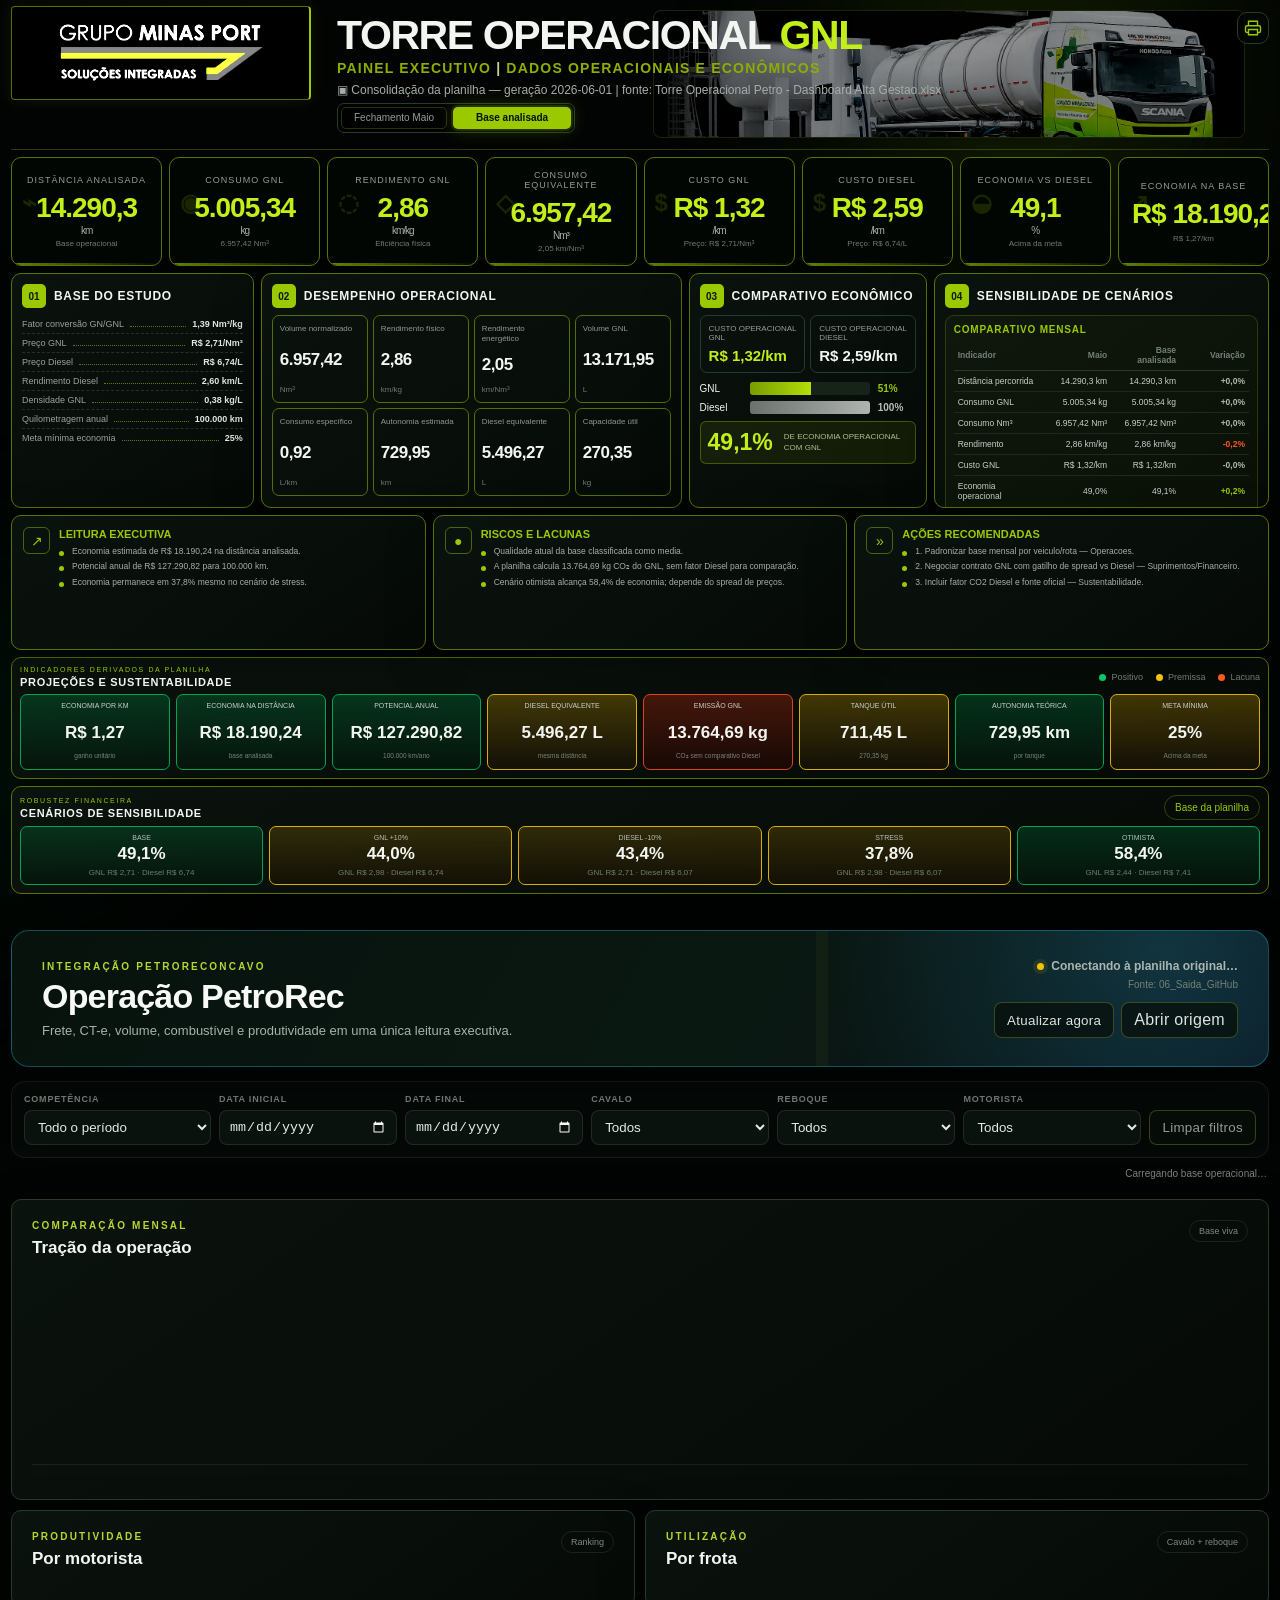
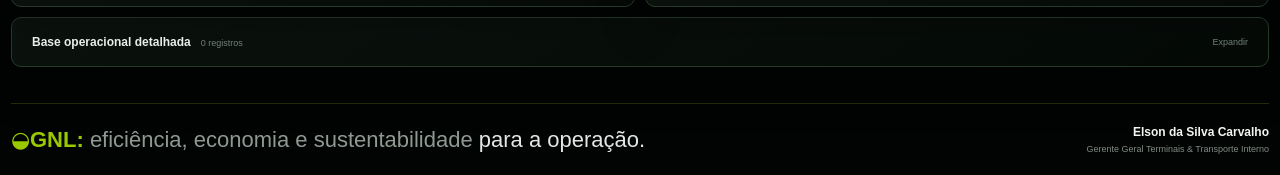
<file: index.html>
<!doctype html>
<html lang="pt-BR">
<head>
  <meta charset="utf-8">
  <meta name="viewport" content="width=device-width, initial-scale=1">
  <meta name="theme-color" content="#07100b">
  <meta name="description" content="Painel executivo do Projeto Piloto GNL — indicadores operacionais, econômicos e de ciclo.">
  <title>Projeto Piloto GNL | Painel Executivo</title>
  <link rel="stylesheet" href="styles.css?v=41">
  <style>
    .brand{
      position:relative!important;
      background:#020403!important;
      border:1px solid rgba(155,201,0,.55)!important;
      overflow:hidden!important;
    }
    .brand::before{
      content:""!important;
      position:absolute!important;
      inset:12px 16px!important;
      background:url("logo-minas-port-oficial.jpg") center center / contain no-repeat!important;
      z-index:10!important;
      display:block!important;
    }
    .brand>*{
      visibility:hidden!important;
    }
    @media (min-width:1251px){
      .hero{
        min-height:145px!important;
      }
      .hero-copy{
        padding:14px 0 14px 250px!important;
        width:calc(62% - 250px)!important;
        max-width:none!important;
      }
      .hero h1{
        white-space:nowrap!important;
        font-size:38px!important;
        line-height:1!important;
      }
      .hero-subtitle{
        white-space:nowrap!important;
      }
      .period-range{
        white-space:nowrap!important;
      }
      .hero-art{
        left:63%!important;
        right:18px!important;
        top:10px!important;
        bottom:auto!important;
        width:auto!important;
        height:125px!important;
        opacity:.95!important;
        background:#020403!important;
        border:1px solid rgba(155,201,0,.18)!important;
        border-radius:8px!important;
        overflow:hidden!important;
      }
      .hero-art .truck-photo{
        position:absolute!important;
        inset:0!important;
        width:100%!important;
        height:100%!important;
        object-fit:cover!important;
        object-position:center 55%!important;
        transform:none!important;
        opacity:.78!important;
        filter:brightness(.62) contrast(1.22) saturate(1.05)!important;
        mask-image:linear-gradient(90deg,transparent 0%,rgba(0,0,0,.65) 10%,#000 24%,#000 100%)!important;
        -webkit-mask-image:linear-gradient(90deg,transparent 0%,rgba(0,0,0,.65) 10%,#000 24%,#000 100%)!important;
      }
    }
  </style>
  <link rel="stylesheet" href="logo-fix.css?v=5">
  <link rel="stylesheet" href="petrorec.css?v=1">
  <style id="logo-oficial-fix-final">
    /* Logo oficial — correção final embutida no index para evitar falha por cache ou arquivo CSS não enviado */
    .brand.brand-text{
      background:#000!important;
      border:1px solid rgba(155,201,0,.55)!important;
      border-right:2px solid var(--lime)!important;
      box-shadow:0 0 22px rgba(155,201,0,.10)!important;
      display:flex!important;
      align-items:center!important;
      justify-content:center!important;
      overflow:hidden!important;
      padding:8px 12px!important;
    }
    .brand.brand-text::before,
    .brand.brand-text::after{
      content:none!important;
      display:none!important;
      background:none!important;
    }
    .brand.brand-text > :not(.official-logo){
      display:none!important;
      visibility:hidden!important;
      opacity:0!important;
    }
    .brand.brand-text .official-logo,
    .brand.brand-text img.official-logo{
      display:block!important;
      visibility:visible!important;
      opacity:1!important;
      width:100%!important;
      height:100%!important;
      max-width:100%!important;
      max-height:100%!important;
      object-fit:contain!important;
      object-position:center!important;
      filter:none!important;
      mix-blend-mode:normal!important;
    }
    @media(min-width:1251px){
      .brand.brand-text{
        width:300px!important;
        height:94px!important;
      }
      .hero-copy{
        padding-left:326px!important;
        width:calc(62% - 326px)!important;
      }
    }
    @media(max-width:820px){
      .brand.brand-text{
        width:190px!important;
        height:72px!important;
      }
      .brand.brand-text .official-logo{
        max-width:178px!important;
        max-height:62px!important;
      }
    }
  </style>
  <style id="topo-final-estavel-31-07-v2">
    /* TOPO FINAL ESTAVEL - corrige logo, caminhão, título e botões de mês */
    @media (min-width:1251px){
      .topbar.shell{
        height:106px!important;
        pointer-events:none!important;
      }
      .topbar .brand.brand-text{
        width:300px!important;
        height:94px!important;
        padding:8px 12px!important;
        background:#000!important;
        border:1px solid rgba(155,201,0,.55)!important;
        border-right:2px solid var(--lime)!important;
        border-radius:4px!important;
        overflow:hidden!important;
        display:flex!important;
        align-items:center!important;
        justify-content:center!important;
        pointer-events:auto!important;
      }
      .topbar .brand.brand-text::before,
      .topbar .brand.brand-text::after{
        content:none!important;
        display:none!important;
        background:none!important;
      }
      .topbar .brand.brand-text > :not(.official-logo){
        display:none!important;
        visibility:hidden!important;
        opacity:0!important;
      }
      .topbar .brand.brand-text img.official-logo{
        display:block!important;
        visibility:visible!important;
        opacity:1!important;
        width:100%!important;
        height:100%!important;
        max-width:100%!important;
        max-height:100%!important;
        object-fit:contain!important;
        object-position:center!important;
        filter:brightness(1.75) contrast(1.18) saturate(1.08)!important;
        mix-blend-mode:normal!important;
      }
      .hero{
        min-height:150px!important;
        display:flex!important;
        align-items:center!important;
        overflow:hidden!important;
      }
      .hero-copy{
        width:50%!important;
        max-width:760px!important;
        padding:12px 0 12px 326px!important;
        align-self:stretch!important;
        display:flex!important;
        flex-direction:column!important;
        justify-content:center!important;
        z-index:3!important;
      }
      .hero h1{
        font-size:41px!important;
        line-height:.95!important;
        letter-spacing:-1.4px!important;
        white-space:nowrap!important;
        margin:0!important;
      }
      .hero-subtitle{
        font-size:14px!important;
        letter-spacing:1.2px!important;
        margin:5px 0 0!important;
        white-space:nowrap!important;
      }
      .period-range{
        font-size:12px!important;
        margin:7px 0 0!important;
        white-space:nowrap!important;
      }
      .period-control{
        position:static!important;
        margin-top:6px!important;
        gap:7px!important;
        align-items:flex-start!important;
        width:auto!important;
        max-width:none!important;
      }
      .period-control>span{display:none!important;}
      .period-buttons{
        display:inline-flex!important;
        flex-wrap:nowrap!important;
        gap:6px!important;
        width:auto!important;
        max-width:none!important;
        padding:3px!important;
        border-radius:7px!important;
        background:rgba(0,0,0,.55)!important;
      }
      .period-buttons button{
        min-width:auto!important;
        padding:5px 12px!important;
        font-size:10px!important;
        line-height:1!important;
        border-radius:5px!important;
        white-space:nowrap!important;
      }
      .hero-art{
        left:51%!important;
        right:24px!important;
        top:10px!important;
        bottom:auto!important;
        width:auto!important;
        height:128px!important;
        opacity:.92!important;
        overflow:hidden!important;
        background:#020403!important;
        border:1px solid rgba(155,201,0,.18)!important;
        border-radius:8px!important;
      }
      .hero-art .plant{display:none!important;}
      .hero-art .truck-photo{
        position:absolute!important;
        inset:0!important;
        width:100%!important;
        height:100%!important;
        object-fit:cover!important;
        object-position:center 52%!important;
        transform:none!important;
        opacity:.82!important;
        filter:brightness(.70) contrast(1.18) saturate(1.08)!important;
        mask-image:linear-gradient(90deg,transparent 0%,rgba(0,0,0,.70) 8%,#000 22%,#000 100%)!important;
        -webkit-mask-image:linear-gradient(90deg,transparent 0%,rgba(0,0,0,.70) 8%,#000 22%,#000 100%)!important;
      }
    }
  </style>
</head>
<body>
  <div class="ambient ambient-a"></div>
  <div class="ambient ambient-b"></div>

  <header class="topbar shell">
    <a class="brand brand-text" href="#" aria-label="Grupo Minas Port — Soluções Integradas">
      <img class="official-logo" src="logo-minas-port-oficial.jpg" alt="Grupo Minas Port — Soluções Integradas">
      <span class="brand-title">GRUPO <strong>MINAS PORT</strong></span>
      <span class="brand-line"></span>
      <span class="brand-subtitle">SOLUÇÕES INTEGRADAS</span>
      <span class="brand-arrow"></span>
    </a>
    <div class="topbar-actions">
      <span class="live-dot"><i></i> Dados consolidados</span>
      <button class="icon-button" id="printButton" type="button" title="Imprimir painel" aria-label="Imprimir painel">
        <svg viewBox="0 0 24 24" aria-hidden="true"><path d="M6 9V3h12v6M6 18H4a2 2 0 0 1-2-2v-5a2 2 0 0 1 2-2h16a2 2 0 0 1 2 2v5a2 2 0 0 1-2 2h-2M6 14h12v7H6z"/></svg>
      </button>
    </div>
  </header>

  <main class="shell">
    <section class="hero">
      <div class="hero-copy">
        <p class="eyebrow">PAINEL EXECUTIVO</p>
        <h1>TORRE OPERACIONAL <span>GNL</span></h1>
        <p class="hero-subtitle">Painel executivo <span>|</span> Dados operacionais e econômicos</p>
        <p class="period-range" id="periodRange"></p>
        <div class="period-control" aria-label="Selecionar período">
          <span>Fonte</span>
          <div class="period-buttons" id="periodButtons"></div>
        </div>
      </div>
      <div class="hero-art" aria-hidden="true">
        <img class="truck-photo" src="terminal-gnl-dashboard.png" alt="">
        <svg class="plant" viewBox="0 0 720 210" preserveAspectRatio="xMidYMax meet">
          <defs>
            <linearGradient id="skyGlow" x1="0" y1="0" x2="1" y2="1"><stop stop-color="#b4f000" stop-opacity=".4"/><stop offset="1" stop-color="#00dd70" stop-opacity="0"/></linearGradient>
            <linearGradient id="truckGreen" x1="0" y1="0" x2="0" y2="1"><stop stop-color="#9bc900"/><stop offset="1" stop-color="#0f8f3b"/></linearGradient>
          </defs>
          <path class="horizon" d="M0 171H720"/>
          <g class="factory">
            <path d="M5 171v-40h22v40m8 0V99h15v72m13 0v-51h27v51m9 0V65h12v106m14 0v-88h15v88m13 0v-49h34v49m12 0V92h13v79m16 0v-57h27v57"/>
            <path class="thin" d="M13 130V91m8 39V78m83-14V34m6 30V20m22 62V48m8 34V37m62 54V53m7 38V69M0 147h243M41 108h168M72 132h145"/>
            <circle cx="110" cy="17" r="5"/><circle cx="139" cy="34" r="4"/><circle cx="209" cy="66" r="4"/>
          </g>
          <g class="truck" transform="translate(245 67)">
            <path class="tank" d="M207 21h174c37 0 54 27 54 54s-17 54-54 54H207c-28 0-43-24-43-54s15-54 43-54Z"/>
            <ellipse class="tank-end" cx="210" cy="75" rx="45" ry="54"/>
            <path class="tank-line" d="M257 22v106m62-106v106m62-106v106"/>
            <path class="cab" d="M5 20h119l39 48v74H0V50Z"/>
            <path class="cab-green" d="M3 83h157v59H0V101Z"/>
            <path class="window" d="M25 34h79l28 35H19Z"/>
            <path class="window-cut" d="M80 34v35"/>
            <path class="chassis" d="M21 137h405v13H21Z"/>
            <g class="wheels"><circle cx="46" cy="147" r="23"/><circle cx="132" cy="147" r="23"/><circle cx="350" cy="147" r="23"/><circle cx="408" cy="147" r="23"/></g>
            <g class="hubs"><circle cx="46" cy="147" r="9"/><circle cx="132" cy="147" r="9"/><circle cx="350" cy="147" r="9"/><circle cx="408" cy="147" r="9"/></g>
            <text x="37" y="113">GNL</text>
          </g>
          <path class="glow-road" d="M180 202C335 151 542 157 715 191"/>
        </svg>
      </div>
    </section>

    <section class="kpi-grid" id="kpiGrid" aria-label="Principais indicadores"></section>

    <section class="dashboard-grid">
      <article class="panel base-panel">
        <div class="panel-heading"><span class="panel-number">01</span><div><p>Premissas</p><h2>Base do estudo</h2></div></div>
        <dl class="study-list" id="studyList"></dl>
      </article>

      <article class="panel performance-panel">
        <div class="panel-heading"><span class="panel-number">02</span><div><p>Eficiência</p><h2>Desempenho operacional</h2></div></div>
        <div class="mini-grid" id="performanceGrid"></div>
      </article>

      <article class="panel economy-panel">
        <div class="panel-heading"><span class="panel-number">03</span><div><p>Resultado</p><h2>Comparativo econômico</h2></div></div>
        <div class="cost-cards" id="costCards"></div>
        <div class="bar-comparison">
          <div class="bar-row"><span>GNL</span><div class="bar-track"><i style="width:51%"></i></div><strong>51%</strong></div>
          <div class="bar-row diesel"><span>Diesel</span><div class="bar-track"><i style="width:100%"></i></div><strong>100%</strong></div>
        </div>
        <div class="saving"><strong id="savingValue">49%</strong><span>de economia operacional com GNL</span></div>
      </article>

      <article class="panel compare-panel">
        <div class="panel-heading"><span class="panel-number">04</span><div><p>Risco</p><h2>Sensibilidade de cenários</h2></div></div>
        <div class="month-compare">
          <h3>Comparativo mensal</h3>
          <table>
            <thead><tr id="monthComparisonHead"></tr></thead>
            <tbody id="monthComparisonBody"></tbody>
          </table>
        </div>
        <div class="table-wrap">
          <table>
            <thead><tr><th>Cenário</th><th id="prevMonthLabel">Preço GNL</th><th id="currentMonthLabel">Preço Diesel</th><th>Economia</th></tr></thead>
            <tbody id="comparisonBody"></tbody>
          </table>
        </div>
      </article>
    </section>

    <section class="insight-grid">
      <article class="panel insight"><div class="insight-icon">↗</div><div><h2>Leitura executiva</h2><ul id="advanceList"></ul></div></article>
      <article class="panel insight"><div class="insight-icon">●</div><div><h2>Riscos e lacunas</h2><ul id="statusList"></ul></div></article>
      <article class="panel insight"><div class="insight-icon">»</div><div><h2>Ações recomendadas</h2><ul id="nextList"></ul></div></article>
    </section>

    <section class="panel time-section">
      <div class="section-title"><div><p>Indicadores derivados da planilha</p><h2>Projeções e sustentabilidade</h2></div><span class="legend"><i class="good"></i>Positivo <i class="warn"></i>Premissa <i class="bad"></i>Lacuna</span></div>
      <div class="time-grid" id="timeGrid"></div>
    </section>

    <section class="panel stop-section">
      <div class="section-title"><div><p>Robustez financeira</p><h2>Cenários de sensibilidade</h2></div><span class="trip-count">Base da planilha</span></div>
      <div class="stop-grid" id="stopGrid"></div>
    </section>

    <section class="pr-module" id="petrorec" aria-labelledby="prTitle">
      <header class="pr-header">
        <div class="pr-heading-copy">
          <p class="pr-eyebrow">INTEGRAÇÃO PETRORECONCAVO</p>
          <h2 id="prTitle">Operação PetroRec</h2>
          <p>Frete, CT-e, volume, combustível e produtividade em uma única leitura executiva.</p>
        </div>
        <div class="pr-source-box">
          <span class="pr-status" id="prStatus" data-state="loading">Conectando à planilha…</span>
          <small id="prUpdatedAt">Aguardando primeira carga</small>
          <div class="pr-source-actions">
            <button type="button" id="prRefresh">Atualizar agora</button>
            <a href="https://paulogrupominasport.github.io/dashboard-PetroRec/" target="_blank" rel="noopener">Abrir origem</a>
          </div>
        </div>
      </header>

      <div class="pr-filterbar" aria-label="Filtros PetroRec">
        <label><span>Competência</span><select id="prMonth"><option value="">Todo o período</option></select></label>
        <label><span>Data inicial</span><input type="date" id="prDateStart"></label>
        <label><span>Data final</span><input type="date" id="prDateEnd"></label>
        <label><span>Cavalo</span><select id="prTruck"><option value="">Todos</option></select></label>
        <label><span>Reboque</span><select id="prTrailer"><option value="">Todos</option></select></label>
        <label><span>Motorista</span><select id="prDriver"><option value="">Todos</option></select></label>
        <button class="pr-clear" type="button" id="prClearFilters">Limpar filtros</button>
      </div>

      <div class="pr-context" id="prContext">Carregando base operacional…</div>
     <div class="pr-kpi-grid" id="prKpis" aria-label="Indicadores PetroRec"></div>

      <div class="pr-grid pr-grid-main">
        <article class="panel pr-panel">
          <div class="pr-panel-title"><div><p>COMPARAÇÃO MENSAL</p><h3>Tração da operação</h3></div><span>Base viva</span></div>
          <div class="pr-month-chart" id="prMonthChart"></div>
          <div class="pr-table-wrap pr-compact-table"><table><thead id="prMonthHead"></thead><tbody id="prMonthBody"></tbody></table></div>
        </article>
<div style="display:none;">
        <article class="panel pr-panel">
          <div class="pr-panel-title"><div><p>EFICIÊNCIA ENERGÉTICA</p><h3>GNL versus diesel estimado</h3></div><span>Por viagem</span></div>
          <div class="pr-fuel-cards" id="prFuelCards"></div>
          <div class="pr-fuel-bars" id="prFuelBars"></div>
          <p class="pr-assumption">Premissa diesel: 136 km por trecho, 1,9 km/l carregado, 3,0 km/l no retorno e R$ 6,00/l.</p>
        </article>
      

      <article class="panel pr-panel pr-dre-panel">
        <div class="pr-panel-title"><div><p>DRE PETROREC</p><h3>Resultado gerencial e fechamento</h3></div><span class="pr-manual-badge">Maio/Junho: referência do painel de origem</span></div>
        <div class="pr-table-wrap"><table><thead id="prDreHead"></thead><tbody id="prDreBody"></tbody></table></div>
        <p class="pr-data-note">Julho permanece operacional até a publicação de uma aba DRE compartilhada. Valores financeiros fechados de maio e junho são referência gerencial estática do painel PetroRec.</p>
      </article>
</div>
</div>
      <div class="pr-grid pr-grid-ranking">
        <article class="panel pr-panel">
          <div class="pr-panel-title"><div><p>PRODUTIVIDADE</p><h3>Por motorista</h3></div><span>Ranking</span></div>
          <div class="pr-ranking" id="prDriverRanking"></div>
        </article>
        <article class="panel pr-panel">
          <div class="pr-panel-title"><div><p>UTILIZAÇÃO</p><h3>Por frota</h3></div><span>Cavalo + reboque</span></div>
          <div class="pr-ranking" id="prFleetRanking"></div>
        </article>
      </div>

      <details class="panel pr-panel pr-details">
        <summary><span><b>Base operacional detalhada</b><small id="prDetailCount">0 registros</small></span><em>Expandir</em></summary>
        <div class="pr-table-wrap"><table><thead><tr><th>Data</th><th>Motorista</th><th>Cavalo</th><th>Reboque</th><th>CT-e líq.</th><th>Frete</th><th>Volume m³</th><th>GNL kg</th><th>Custo GNL</th><th>R$/km</th></tr></thead><tbody id="prDetailBody"></tbody></table></div>
      </details>
    </section>
  </main>

  <footer class="shell footer">
    <div class="footer-claim"><span class="leaf">◒</span><strong>GNL:</strong> eficiência, economia e sustentabilidade <em>para a operação.</em></div>
    <div class="signature"><strong>Elson da Silva Carvalho</strong><span>Gerente Geral Terminais &amp; Transporte Interno</span></div>
  </footer>

  <div class="toast" id="toast" role="status" aria-live="polite"></div>
  <script src="dados.js?v=6"></script>
  <script src="script.js?v=34"></script>
  <script src="petrorec.js?v=1"></script>
</body>
</html>
</file>
<file: styles.css>
:root {
  --bg:#050806; --panel:#09100c; --panel-2:#0d1711; --line:#263b2c;
  --lime:#9bc900; --lime-bright:#c3ef19; --green:#00c965; --text:#f3f5f1;
  --muted:#96a099; --amber:#f1c500; --orange:#fa5a1f; --red:#d62f16;
  --radius:16px; --shadow:0 16px 48px rgba(0,0,0,.28);
}

/* Cenários extraídos da planilha */
.stop-grid{grid-template-columns:repeat(5,1fr)}
.stop-card em{display:block;margin-top:4px;color:#6f7c73;font-size:8px;font-style:normal}
.stop-card.scenario-warn{border-color:#d9b000;background:linear-gradient(180deg,rgba(201,153,0,.2),rgba(20,16,5,.9))}
.stop-card.scenario-bad{border-color:#df421d;background:linear-gradient(180deg,rgba(179,40,11,.26),rgba(25,8,4,.9))}
@media(max-width:820px){.stop-grid{grid-template-columns:repeat(2,1fr)}}
@media(max-width:520px){.stop-grid{grid-template-columns:1fr}}

/* LOGO MINAS PORT — ÚLTIMA PRIORIDADE
   Esta regra fica no fim do arquivo para sobrepor todos os ajustes antigos. */
.topbar .brand.brand-text{
  width:300px!important;
  height:94px!important;
  padding:8px 12px!important;
  background:#000!important;
  border:1px solid rgba(155,201,0,.55)!important;
  border-right:2px solid var(--lime)!important;
  border-radius:4px!important;
  box-shadow:0 0 18px rgba(155,201,0,.10)!important;
  overflow:hidden!important;
  display:flex!important;
  align-items:center!important;
  justify-content:center!important;
  pointer-events:auto!important;
}
.topbar .brand.brand-text::before,
.topbar .brand.brand-text::after{content:none!important;display:none!important;background:none!important}
.topbar .brand.brand-text > :not(.official-logo){display:none!important;visibility:hidden!important;opacity:0!important}
.topbar .brand.brand-text img.official-logo{
  content:url("logo-minas-port-oficial.jpg");
  display:block!important;
  visibility:visible!important;
  opacity:1!important;
  width:100%!important;
  height:100%!important;
  max-width:100%!important;
  max-height:100%!important;
  object-fit:contain!important;
  object-position:center!important;
  filter:none!important;
  mix-blend-mode:normal!important;
}
@media(min-width:1251px){
  .hero-copy{padding-left:326px!important;width:calc(62% - 326px)!important}
}
@media(max-width:820px){
  .topbar .brand.brand-text{width:210px!important;height:72px!important;padding:6px 8px!important}
}

/* LOGO MINAS PORT — AJUSTE DEFINITIVO 31/07
   Mantém o logo oficial em alta leitura e neutraliza regras antigas duplicadas. */
.topbar .brand.brand-text{
  width:300px!important;
  height:94px!important;
  padding:8px 12px!important;
  background:#000!important;
  border:1px solid rgba(155,201,0,.55)!important;
  border-right:2px solid var(--lime)!important;
  border-radius:4px!important;
  box-shadow:0 0 18px rgba(155,201,0,.10)!important;
  overflow:hidden!important;
  display:flex!important;
  align-items:center!important;
  justify-content:center!important;
  pointer-events:auto!important;
}
.topbar .brand.brand-text::before,
.topbar .brand.brand-text::after{
  content:none!important;
  display:none!important;
  background:none!important;
}
.topbar .brand.brand-text > :not(.official-logo){
  display:none!important;
  visibility:hidden!important;
  opacity:0!important;
}
.topbar .brand.brand-text img.official-logo{
  content:url("logo-minas-port-oficial.jpg");
  display:block!important;
  visibility:visible!important;
  opacity:1!important;
  width:100%!important;
  height:100%!important;
  max-width:100%!important;
  max-height:100%!important;
  object-fit:contain!important;
  object-position:center!important;
  filter:none!important;
  mix-blend-mode:normal!important;
}
@media(min-width:1251px){
  .hero-copy{
    padding-left:326px!important;
    width:calc(62% - 326px)!important;
  }
}
@media(max-width:820px){
  .topbar .brand.brand-text{
    width:210px!important;
    height:72px!important;
    padding:6px 8px!important;
  }
}

/* LOGO OFICIAL — REGRA FINAL ABSOLUTA */
.brand.brand-text{
  background:#020403!important;
  border:1px solid rgba(155,201,0,.55)!important;
  box-shadow:0 0 22px rgba(155,201,0,.10)!important;
  display:flex!important;
  align-items:center!important;
  justify-content:center!important;
  overflow:hidden!important;
  padding:10px 14px!important;
}
.brand.brand-text::before,
.brand.brand-text::after{
  content:none!important;
  display:none!important;
  background:none!important;
}
.brand.brand-text > :not(.official-logo){
  display:none!important;
  visibility:hidden!important;
  opacity:0!important;
}
.brand.brand-text .official-logo,
.brand.brand-text img.official-logo{
  display:block!important;
  visibility:visible!important;
  opacity:1!important;
  width:100%!important;
  height:100%!important;
  max-width:220px!important;
  max-height:78px!important;
  object-fit:contain!important;
  object-position:center!important;
  filter:brightness(1.55) contrast(1.18) drop-shadow(0 0 6px rgba(180,240,0,.12))!important;
}
@media(min-width:1251px){
  .brand.brand-text{
    width:228px!important;
    height:90px!important;
  }
}
@media(max-width:820px){
  .brand.brand-text{
    width:190px!important;
    height:72px!important;
  }
  .brand.brand-text .official-logo{
    max-width:178px!important;
    max-height:62px!important;
  }
}

/* LOGO OFICIAL — REGRA FINAL ABSOLUTA */
.brand.brand-text{
  background:#020403!important;
  border:1px solid rgba(155,201,0,.55)!important;
  box-shadow:0 0 22px rgba(155,201,0,.10)!important;
  display:flex!important;
  align-items:center!important;
  justify-content:center!important;
  overflow:hidden!important;
  padding:10px 14px!important;
}
.brand.brand-text::before,
.brand.brand-text::after{
  content:none!important;
  display:none!important;
  background:none!important;
}
.brand.brand-text > :not(.official-logo){
  display:none!important;
  visibility:hidden!important;
  opacity:0!important;
}
.brand.brand-text .official-logo,
.brand.brand-text img.official-logo{
  display:block!important;
  visibility:visible!important;
  opacity:1!important;
  width:100%!important;
  height:100%!important;
  max-width:220px!important;
  max-height:78px!important;
  object-fit:contain!important;
  object-position:center!important;
  filter:brightness(1.55) contrast(1.18) drop-shadow(0 0 6px rgba(180,240,0,.12))!important;
}
@media(min-width:1251px){
  .brand.brand-text{
    width:228px!important;
    height:90px!important;
  }
}
@media(max-width:820px){
  .brand.brand-text{
    width:190px!important;
    height:72px!important;
  }
  .brand.brand-text .official-logo{
    max-width:178px!important;
    max-height:62px!important;
  }
}

/* Ajuste definitivo 2026-07-31: caminhão ampliado na faixa superior marcada */
@media (min-width:1251px){
  .hero{
    min-height:190px!important;
  }
  .hero-copy{
    padding:14px 0 14px 250px!important;
    max-width:720px!important;
  }
  .hero-art{
    left:46%!important;
    right:18px!important;
    top:8px!important;
    bottom:auto!important;
    width:auto!important;
    height:178px!important;
    opacity:.95!important;
    background:#020403!important;
    border:1px solid rgba(155,201,0,.18)!important;
    border-radius:8px!important;
    overflow:hidden!important;
  }
  .hero-art .truck-photo{
    position:absolute!important;
    inset:0!important;
    width:100%!important;
    height:100%!important;
    object-fit:cover!important;
    object-position:center 56%!important;
    transform:none!important;
    opacity:.78!important;
    filter:brightness(.62) contrast(1.22) saturate(1.05)!important;
    mask-image:linear-gradient(90deg,transparent 0%,rgba(0,0,0,.65) 10%,#000 24%,#000 100%)!important;
    -webkit-mask-image:linear-gradient(90deg,transparent 0%,rgba(0,0,0,.65) 10%,#000 24%,#000 100%)!important;
  }
}

/* Ajuste definitivo 2026-07-31: caminhão ampliado na faixa superior marcada */
@media (min-width:1251px){
  .hero{
    min-height:190px!important;
  }
  .hero-copy{
    padding:14px 0 14px 250px!important;
    max-width:720px!important;
  }
  .hero-art{
    left:46%!important;
    right:18px!important;
    top:8px!important;
    bottom:auto!important;
    width:auto!important;
    height:178px!important;
    opacity:.95!important;
    background:#020403!important;
    border:1px solid rgba(155,201,0,.18)!important;
    border-radius:8px!important;
    overflow:hidden!important;
  }
  .hero-art .truck-photo{
    position:absolute!important;
    inset:0!important;
    width:100%!important;
    height:100%!important;
    object-fit:cover!important;
    object-position:center 56%!important;
    transform:none!important;
    opacity:.78!important;
    filter:brightness(.62) contrast(1.22) saturate(1.05)!important;
    mask-image:linear-gradient(90deg,transparent 0%,rgba(0,0,0,.65) 10%,#000 24%,#000 100%)!important;
    -webkit-mask-image:linear-gradient(90deg,transparent 0%,rgba(0,0,0,.65) 10%,#000 24%,#000 100%)!important;
  }
}

/* Correções finais: logo em HTML/CSS, botão sem sobreposição e comparativo mensal */
.brand.brand-text{position:relative;gap:5px;justify-content:center;padding:12px 14px 12px 14px;background:#020403;border:1px solid rgba(155,201,0,.42);overflow:hidden}
.brand-title{font-size:16px;letter-spacing:1.2px;color:#d9dedb;white-space:nowrap}
.brand-title strong{color:#fff;font-weight:900}
.brand-line{width:178px;height:4px;background:linear-gradient(90deg,#dfe5df 0 62%,var(--lime) 62% 100%);box-shadow:0 0 8px rgba(155,201,0,.25)}
.brand-subtitle{font-size:8px;letter-spacing:1.4px;color:#d6ddd8;white-space:nowrap}
.brand-arrow{position:absolute;right:13px;bottom:20px;width:58px;height:17px;background:var(--lime);clip-path:polygon(0 35%,72% 35%,72% 0,100% 50%,72% 100%,72% 65%,0 65%)}
.brand.brand-text:after{display:none}
.brand-signature{display:none!important}
.month-compare{margin-bottom:10px;border:1px solid rgba(155,201,0,.22);border-radius:9px;padding:8px;background:rgba(155,201,0,.035)}
.month-compare h3{margin:0 0 5px;color:var(--lime);font-size:10px;text-transform:uppercase;letter-spacing:.8px}
.month-compare table{font-size:8.5px;min-width:0;width:100%;table-layout:fixed}
.month-compare th,.month-compare td{padding:5px 4px}
.month-compare th:first-child,.month-compare td:first-child{width:30%}

/* Ajuste 2026-07-31: imagem superior em formato banner, preenchendo a área marcada */
@media (min-width:1251px){
  .hero{min-height:190px!important}
  .hero-copy{padding:14px 0 14px 250px!important;max-width:720px!important}
  .hero-art{
    left:46%!important;
    right:18px!important;
    top:8px!important;
    bottom:auto!important;
    width:auto!important;
    height:178px!important;
    background:#020403!important;
    border:1px solid rgba(155,201,0,.16)!important;
    border-radius:8px!important;
    overflow:hidden!important;
  }
  .hero-art .truck-photo{
    inset:0!important;
    width:100%!important;
    height:100%!important;
    object-fit:cover!important;
    object-position:center 56%!important;
    transform:none!important;
    opacity:.78!important;
    filter:brightness(.62) contrast(1.22) saturate(1.05)!important;
    mask-image:linear-gradient(90deg,transparent 0%,rgba(0,0,0,.65) 10%,#000 24%,#000 100%)!important;
    -webkit-mask-image:linear-gradient(90deg,transparent 0%,rgba(0,0,0,.65) 10%,#000 24%,#000 100%)!important;
  }
}

/* Imagens oficiais fornecidas para o cabeçalho */
.brand:after{display:none}
.brand-mark{width:176px;height:27px;object-fit:cover;object-position:center 61%;margin-top:6px;background:#fff;border-radius:1px}
.hero-art .plant{display:none}
.truck-photo{position:absolute;right:0;bottom:0;width:100%;height:100%;object-fit:cover;object-position:center 30%;filter:saturate(1.02) contrast(1.08) brightness(.88);mask-image:linear-gradient(90deg,transparent 0%,rgba(0,0,0,.75) 20%,#000 35%,#000 100%);-webkit-mask-image:linear-gradient(90deg,transparent 0%,rgba(0,0,0,.75) 20%,#000 35%,#000 100%)}
@media(max-width:820px){.brand-mark{width:150px;height:24px}.truck-photo{object-position:center 30%}}
.brand-signature{display:block;width:210px;height:auto;max-height:84px;object-fit:contain;filter:brightness(1.25) contrast(1.05) drop-shadow(0 0 8px rgba(155,201,0,.08))}
@media(min-width:1251px){.hero-art{right:12px;width:min(56%,940px)}.brand{padding-right:18px}.brand-signature{width:205px}}
@media(max-width:820px){.brand-signature{width:170px;max-height:65px}}

/* Ajuste solicitado: logo legível e fotografia 100% visível */
.brand{background:#fff;padding:5px 9px;border-radius:3px}
.brand-signature{width:205px;max-height:76px;filter:none}
.hero-art{height:100%}
.truck-photo{inset:0;width:100%;height:100%;object-fit:contain;object-position:center;filter:none;mask-image:none;-webkit-mask-image:none}
@media(min-width:1251px){.brand{width:228px;height:88px;padding:8px 10px}.hero-art{right:22px;width:190px;height:112px}.brand-signature{width:205px;max-height:72px}}
@media(max-width:820px){.brand{padding:4px 7px}.brand-signature{width:160px;max-height:58px}.hero-art{right:0;width:42%;height:100%}}

/* Composição final baseada no mockup de referência */
.brand{background:#000;border:1px solid rgba(155,201,0,.3);box-shadow:0 0 22px rgba(155,201,0,.08)}
.brand-signature{filter:brightness(1.9) contrast(1.15) drop-shadow(0 0 5px rgba(255,255,255,.12))}
.hero-art{background:#020403}
.truck-photo{width:100%;height:100%;object-fit:cover;object-position:center 48%;opacity:.78;filter:brightness(.52) contrast(1.28) saturate(1.2);mask-image:linear-gradient(90deg,transparent 0%,rgba(0,0,0,.55) 14%,#000 36%,#000 100%);-webkit-mask-image:linear-gradient(90deg,transparent 0%,rgba(0,0,0,.55) 14%,#000 36%,#000 100%)}
@media(min-width:1251px){.brand{width:228px;height:88px}.hero-art{right:0;width:min(60%,1000px);height:112px}}
@media(max-width:820px){.brand{background:#000}.hero-art{width:58%}.truck-photo{object-position:center 48%}}

/* Redução solicitada: caminhão a 50% do tamanho anterior */
.truck-photo{transform:scale(.5);transform-origin:right center}
*{box-sizing:border-box} html{scroll-behavior:smooth} body{margin:0;background:var(--bg);color:var(--text);font-family:"Segoe UI",Arial,sans-serif;min-width:320px;overflow-x:hidden}
body:before{content:"";position:fixed;inset:0;pointer-events:none;opacity:.18;background-image:linear-gradient(rgba(255,255,255,.025) 1px,transparent 1px),linear-gradient(90deg,rgba(255,255,255,.02) 1px,transparent 1px);background-size:40px 40px;mask-image:linear-gradient(to bottom,black,transparent 82%)}
.ambient{position:fixed;border-radius:50%;filter:blur(90px);pointer-events:none;z-index:-1}.ambient-a{width:380px;height:380px;background:rgba(114,173,0,.12);top:-120px;right:5%}.ambient-b{width:320px;height:320px;background:rgba(0,163,87,.07);bottom:0;left:-150px}
.shell{width:min(1640px,calc(100% - 36px));margin-inline:auto}.topbar{height:72px;display:flex;align-items:center;justify-content:space-between;border-bottom:1px solid rgba(155,201,0,.34)}
.brand{text-decoration:none;color:white;display:flex;flex-direction:column;line-height:1}.brand-name{font-size:18px;letter-spacing:1px}.brand-name strong{font-weight:800}.brand-sub{font-size:8px;color:#aeb8b0;letter-spacing:1.5px;margin-top:7px}.brand:after{content:"";width:126px;height:4px;margin-top:8px;background:linear-gradient(90deg,var(--lime),var(--lime) 70%,transparent 70%);clip-path:polygon(0 0,100% 0,92% 100%,0 100%)}
.topbar-actions{display:flex;align-items:center;gap:16px}.live-dot{font-size:12px;color:var(--muted);display:flex;gap:8px;align-items:center}.live-dot i{width:8px;height:8px;background:var(--green);border-radius:50%;box-shadow:0 0 0 5px rgba(0,201,101,.1)}
.icon-button{width:40px;height:40px;border:1px solid var(--line);background:var(--panel);border-radius:10px;display:grid;place-items:center;cursor:pointer;color:var(--lime);transition:.2s}.icon-button:hover{border-color:var(--lime);transform:translateY(-1px)}.icon-button svg{width:18px;fill:none;stroke:currentColor;stroke-width:1.8}
.hero{min-height:240px;position:relative;display:flex;align-items:center;border-bottom:1px solid rgba(155,201,0,.22);overflow:hidden}.hero-copy{position:relative;z-index:2;padding:38px 0}.eyebrow{color:var(--lime);font-size:12px;letter-spacing:3px;font-weight:700;margin:0 0 9px}.hero h1{font-size:clamp(36px,4vw,66px);letter-spacing:-2.6px;line-height:.95;margin:0;font-weight:800}.hero h1 span{color:var(--lime-bright)}.hero-subtitle{font-size:16px;text-transform:uppercase;letter-spacing:4px;color:#a8b0aa;margin:13px 0 25px}.period-control{display:flex;align-items:center;gap:14px;font-size:12px;color:var(--muted)}.period-buttons{display:flex;gap:5px;background:rgba(255,255,255,.035);padding:4px;border:1px solid var(--line);border-radius:10px}.period-buttons button{border:0;background:transparent;color:#929c95;padding:7px 13px;border-radius:7px;cursor:pointer;font-size:12px}.period-buttons button.active{color:#071006;background:var(--lime);font-weight:800}.hero-art{position:absolute;right:-20px;bottom:0;width:min(59%,850px);opacity:.9}.hero-art svg{display:block;width:100%;height:auto}.horizon,.glow-road{fill:none;stroke:#466b16}.factory{fill:#718d00;stroke:#9bc900;stroke-width:2;opacity:.67}.factory .thin{fill:none;stroke-width:1}.truck .tank{fill:#c9d0ca;stroke:#eef1ed;stroke-width:2}.tank-end{fill:#eef1ed;stroke:#fff}.tank-line{fill:none;stroke:#7e8981;stroke-width:4}.cab{fill:#e8ece9;stroke:#fff;stroke-width:2}.cab-green{fill:url(#truckGreen)}.window{fill:#18241d;stroke:#9ba79f}.window-cut{stroke:#d4dad6;stroke-width:3}.chassis{fill:#7f8d84}.wheels{fill:#080a09;stroke:#929a94;stroke-width:4}.hubs{fill:#9bc900}.truck text{fill:white;font-weight:800;font-size:24px}.glow-road{stroke:url(#skyGlow);stroke-width:5;fill:none}
.kpi-grid{display:grid;grid-template-columns:repeat(6,1fr);gap:10px;padding:16px 0}.kpi{position:relative;min-height:116px;background:linear-gradient(145deg,rgba(15,27,19,.98),rgba(7,12,9,.98));border:1px solid var(--line);border-radius:var(--radius);padding:16px;overflow:hidden;transition:.2s}.kpi:after{content:"";position:absolute;left:0;right:0;bottom:0;height:2px;background:linear-gradient(90deg,var(--lime),transparent);opacity:.65}.kpi:hover{transform:translateY(-2px);border-color:#496623}.kpi-label{font-size:10px;color:#939c95;text-transform:uppercase;letter-spacing:1px}.kpi-value{display:block;color:var(--lime-bright);font-size:clamp(22px,2.1vw,34px);font-weight:800;letter-spacing:-1px;margin-top:10px;white-space:nowrap}.kpi-unit{font-size:12px;color:#aab2ac;margin-left:4px;font-weight:500}.kpi-note{display:block;margin-top:7px;font-size:10px;color:#6f7b73}.kpi-icon{position:absolute;right:12px;top:12px;color:rgba(155,201,0,.16);font-size:32px}
.dashboard-grid{display:grid;grid-template-columns:1fr 1.75fr 1fr 1.45fr;gap:10px}.panel{background:linear-gradient(145deg,rgba(11,19,14,.98),rgba(5,10,7,.98));border:1px solid var(--line);border-radius:var(--radius);box-shadow:var(--shadow)}.dashboard-grid>.panel{min-height:338px;padding:17px}.panel-heading{display:flex;align-items:center;gap:11px;margin-bottom:17px}.panel-number{display:grid;place-items:center;width:31px;height:31px;border-radius:9px;background:var(--lime);color:#10180a;font-size:12px;font-weight:900}.panel-heading p,.section-title p{font-size:9px;color:var(--lime);letter-spacing:1.6px;text-transform:uppercase;margin:0 0 3px}.panel-heading h2,.section-title h2{font-size:15px;text-transform:uppercase;letter-spacing:.7px;margin:0;font-weight:700}
.study-list{margin:0}.study-list div{display:flex;align-items:baseline;gap:6px;padding:7px 0;border-bottom:1px dashed #243028}.study-list div:last-child{border:0}.study-list dt{font-size:11px;color:#99a39c;white-space:nowrap}.study-list .dots{flex:1;border-bottom:1px dotted #5f7909}.study-list dd{font-size:11px;margin:0;color:#e2e7e3;white-space:nowrap;font-weight:600}
.mini-grid{display:grid;grid-template-columns:repeat(4,1fr);gap:8px}.mini-card{border:1px solid #263b2c;border-radius:11px;padding:12px 10px;min-height:116px;display:flex;flex-direction:column;justify-content:space-between}.mini-card span{font-size:9px;color:#8f9991;line-height:1.25}.mini-card strong{font-size:20px;letter-spacing:-.5px;font-weight:700}.mini-card em{font-size:9px;color:#6e7b72;font-style:normal}
.cost-cards{display:grid;grid-template-columns:1fr 1fr;gap:8px}.cost-card{padding:12px;border:1px solid var(--line);border-radius:11px}.cost-card span{font-size:9px;color:#949e96;display:block}.cost-card strong{font-size:19px;display:block;margin-top:7px}.cost-card:first-child strong{color:var(--lime-bright)}.bar-comparison{margin:19px 0 15px}.bar-row{display:grid;grid-template-columns:42px 1fr 38px;gap:8px;align-items:center;margin:10px 0;font-size:10px}.bar-row strong{color:var(--lime)}.bar-track{height:13px;background:#172219;border-radius:3px;overflow:hidden}.bar-track i{display:block;height:100%;background:linear-gradient(90deg,#789d00,#b4de0a)}.bar-row.diesel i{background:linear-gradient(90deg,#6b716d,#afb4b0)}.bar-row.diesel strong{color:#b9bebb}.saving{display:flex;align-items:center;gap:11px;padding:13px;border-radius:11px;background:rgba(155,201,0,.09);border:1px solid rgba(155,201,0,.35)}.saving strong{font-size:30px;color:var(--lime-bright)}.saving span{font-size:10px;line-height:1.35;text-transform:uppercase;color:#b1bd8f}
.table-wrap{overflow:auto}table{border-collapse:collapse;width:100%;font-size:10px;min-width:390px}th{text-align:right;color:#728078;font-weight:600;padding:9px 6px;border-bottom:1px solid #2b382f}th:first-child,td:first-child{text-align:left}td{text-align:right;padding:10px 6px;border-bottom:1px solid #1d2821;color:#c7cec9}tbody tr:last-child td{border:0}.variation{font-weight:800}.variation.up{color:var(--lime)}.variation.down{color:var(--orange)}.variation.flat{color:#aeb7b0}
.insight-grid{display:grid;grid-template-columns:repeat(3,1fr);gap:10px;margin-top:10px}.insight{display:flex;gap:15px;padding:18px;min-height:174px}.insight-icon{width:38px;height:38px;flex:0 0 38px;border:1px solid rgba(155,201,0,.45);border-radius:12px;color:var(--lime);display:grid;place-items:center;font-size:20px}.insight h2{font-size:13px;text-transform:uppercase;color:var(--lime);margin:3px 0 12px}.insight ul{list-style:none;padding:0;margin:0}.insight li{position:relative;padding:0 0 8px 13px;color:#a6afa8;font-size:10px;line-height:1.45}.insight li:before{content:"";position:absolute;left:0;top:5px;width:5px;height:5px;border-radius:50%;background:var(--lime)}
.time-section,.stop-section{padding:17px;margin-top:10px}.section-title{display:flex;align-items:center;justify-content:space-between;margin-bottom:15px}.legend{font-size:9px;color:#707c74;display:flex;align-items:center;gap:5px}.legend i{width:7px;height:7px;border-radius:50%;margin-left:8px}.good{background:var(--green)}.warn{background:var(--amber)}.bad{background:var(--orange)}.time-grid{display:grid;grid-template-columns:repeat(7,1fr);gap:8px}.time-card{min-height:104px;border-radius:12px;border:1px solid;padding:12px 9px;text-align:center;background:#0c1510}.time-card.good{border-color:#00a554;background:linear-gradient(180deg,rgba(0,130,65,.32),rgba(5,20,11,.9))}.time-card.warn{border-color:#d9b000;background:linear-gradient(180deg,rgba(201,153,0,.3),rgba(20,16,5,.9))}.time-card.bad{border-color:#df421d;background:linear-gradient(180deg,rgba(179,40,11,.36),rgba(25,8,4,.9))}.time-card span{font-size:8px;color:#c9d0cb;text-transform:uppercase;display:block;min-height:25px}.time-card strong{font-size:20px;display:block;margin:3px 0}.time-card em{font-size:8px;color:#76827a;font-style:normal}.stop-grid{display:grid;grid-template-columns:repeat(4,1fr);gap:8px}.stop-card{padding:13px;border:1px solid #00a554;border-radius:12px;background:linear-gradient(180deg,rgba(0,140,68,.25),rgba(5,20,11,.88));text-align:center}.stop-card span{display:block;font-size:9px;color:#b7c1ba;text-transform:uppercase}.stop-card strong{font-size:21px;display:block;margin-top:7px}.trip-count{font-size:10px;color:var(--lime);border:1px solid rgba(155,201,0,.3);padding:6px 10px;border-radius:20px}
.footer{min-height:112px;display:flex;align-items:center;justify-content:space-between;border-top:1px solid rgba(155,201,0,.2);margin-top:18px}.footer-claim{font-size:clamp(16px,2vw,26px);color:#8f9991}.footer-claim .leaf,.footer-claim strong{color:var(--lime)}.footer-claim em{font-style:normal;color:#e3e7e4}.signature{text-align:right;display:flex;flex-direction:column;gap:5px}.signature strong{font-size:14px}.signature span{font-size:10px;color:#828c85}.toast{position:fixed;left:50%;bottom:24px;transform:translate(-50%,20px);background:#e7f4cb;color:#142006;padding:11px 16px;border-radius:10px;font-size:12px;font-weight:700;opacity:0;pointer-events:none;transition:.25s;z-index:10}.toast.show{opacity:1;transform:translate(-50%,0)}
@media(max-width:1250px){.kpi-grid{grid-template-columns:repeat(3,1fr)}.dashboard-grid{grid-template-columns:1fr 1.6fr}.mini-grid{grid-template-columns:repeat(4,1fr)}.time-grid{grid-template-columns:repeat(4,1fr)}.hero-art{right:-130px;width:72%}}
@media(max-width:820px){.shell{width:min(100% - 24px,1640px)}.hero{min-height:300px;align-items:flex-start}.hero-art{width:100%;right:-160px;opacity:.35}.hero h1{font-size:42px}.hero-subtitle{font-size:11px;letter-spacing:2px}.kpi-grid{grid-template-columns:repeat(2,1fr)}.dashboard-grid,.insight-grid{grid-template-columns:1fr}.dashboard-grid>.panel{min-height:0}.time-grid{grid-template-columns:repeat(2,1fr)}.stop-grid{grid-template-columns:repeat(2,1fr)}.footer{flex-direction:column;align-items:flex-start;justify-content:center;gap:18px}.signature{text-align:left}}
@media(max-width:520px){.topbar-actions .live-dot{display:none}.hero h1{font-size:34px}.period-control{align-items:flex-start;flex-direction:column}.kpi-grid{grid-template-columns:1fr}.kpi{min-height:98px}.dashboard-grid{display:block}.dashboard-grid>.panel{margin-bottom:10px}.mini-grid{grid-template-columns:repeat(2,1fr)}.insight-grid{display:block}.insight{margin-bottom:10px}.time-grid,.stop-grid{grid-template-columns:1fr}.section-title{align-items:flex-start;gap:10px}.legend{display:none}.footer-claim{line-height:1.5}}
@media print{.ambient,.topbar-actions,.period-control,.toast{display:none!important}body{background:#050806!important;-webkit-print-color-adjust:exact;print-color-adjust:exact}.shell{width:100%}.hero{min-height:180px}.panel,.kpi{break-inside:avoid}.insight-grid{grid-template-columns:repeat(3,1fr)}.time-grid{grid-template-columns:repeat(7,1fr)}.footer{min-height:70px}}

/* LOGO OFICIAL — REGRA FINAL DE MAIOR PRIORIDADE */
.brand.brand-text{
  background:#020403!important;
  border:1px solid rgba(155,201,0,.55)!important;
  box-shadow:0 0 22px rgba(155,201,0,.10)!important;
  display:flex!important;
  align-items:center!important;
  justify-content:center!important;
  overflow:hidden!important;
  padding:10px 14px!important;
}
.brand.brand-text::before,
.brand.brand-text::after{
  content:none!important;
  display:none!important;
  background:none!important;
}
.brand.brand-text > :not(.official-logo){
  display:none!important;
  visibility:hidden!important;
  opacity:0!important;
}
.brand.brand-text .official-logo,
.brand.brand-text img.official-logo{
  display:block!important;
  visibility:visible!important;
  opacity:1!important;
  width:100%!important;
  height:100%!important;
  max-width:220px!important;
  max-height:78px!important;
  object-fit:contain!important;
  object-position:center!important;
  filter:brightness(1.55) contrast(1.18) drop-shadow(0 0 6px rgba(180,240,0,.12))!important;
}
@media(min-width:1251px){
  .brand.brand-text{
    width:228px!important;
    height:90px!important;
  }
}
@media(max-width:820px){
  .brand.brand-text{
    width:190px!important;
    height:72px!important;
  }
  .brand.brand-text .official-logo{
    max-width:178px!important;
    max-height:62px!important;
  }
}

/* Correção final do logo oficial — 31/07/2026
   Usa o arquivo local em /assets e evita que regras antigas de pseudo-elemento escondam a marca. */
.brand.brand-text{
  background:#020403!important;
  border:1px solid rgba(155,201,0,.55)!important;
  box-shadow:0 0 22px rgba(155,201,0,.10)!important;
  display:flex!important;
  align-items:center!important;
  justify-content:center!important;
  overflow:hidden!important;
  padding:10px 14px!important;
}
.brand.brand-text::before,
.brand.brand-text::after{
  content:none!important;
  display:none!important;
  background:none!important;
}
.brand.brand-text > :not(.official-logo){
  display:none!important;
  visibility:hidden!important;
  opacity:0!important;
}
.brand.brand-text .official-logo{
  display:block!important;
  visibility:visible!important;
  opacity:1!important;
  width:100%!important;
  height:100%!important;
  max-width:220px!important;
  max-height:78px!important;
  object-fit:contain!important;
  object-position:center!important;
  filter:brightness(1.55) contrast(1.18) drop-shadow(0 0 6px rgba(180,240,0,.12))!important;
}
@media(min-width:1251px){
  .brand.brand-text{
    width:228px!important;
    height:90px!important;
  }
}
@media(max-width:820px){
  .brand.brand-text{
    width:190px!important;
    height:72px!important;
  }
  .brand.brand-text .official-logo{
    max-width:178px!important;
    max-height:62px!important;
  }
}

/* Correção reforçada 2026-07-07 */
.brand.brand-text{
  background:#020403!important;
  border:1px solid rgba(155,201,0,.55)!important;
  box-shadow:0 0 22px rgba(155,201,0,.1)!important;
  color:#fff!important;
  display:flex!important;
  flex-direction:column!important;
  justify-content:center!important;
  gap:5px!important;
  overflow:hidden!important;
}
.brand.brand-text:after{display:none!important}
.brand-title{font-size:16px!important;letter-spacing:1.2px!important;color:#d9dedb!important;white-space:nowrap!important}
.brand-title strong{color:#fff!important;font-weight:900!important}
.brand-line{display:block!important;width:178px!important;height:4px!important;background:linear-gradient(90deg,#dfe5df 0 62%,var(--lime) 62% 100%)!important}
.brand-subtitle{font-size:8px!important;letter-spacing:1.4px!important;color:#d6ddd8!important;white-space:nowrap!important}
.brand-arrow{position:absolute!important;right:13px!important;bottom:20px!important;width:58px!important;height:17px!important;background:var(--lime)!important;clip-path:polygon(0 35%,72% 35%,72% 0,100% 50%,72% 100%,72% 65%,0 65%)!important}
.brand img,.brand-signature{display:none!important}
.period-control{position:static!important;margin-top:5px!important}
.period-buttons{flex-wrap:wrap!important;gap:7px!important}
.period-buttons button{border:1px solid rgba(155,201,0,.25)!important}
.period-buttons button.active{line-height:1.05!important;min-width:118px!important;box-shadow:0 0 0 2px rgba(180,240,0,.12),0 0 18px rgba(155,201,0,.28)!important}

/* Logo oficial Grupo Minas Port */
.brand.brand-text{
  background:#020403 url("https://elsoncarvalho-a.github.io/Torre-GNL/logo-minas-port-oficial.jpg") center center / calc(100% - 28px) auto no-repeat!important;
}
.brand.brand-text>*{
  opacity:0!important;
}
.brand.brand-text .official-logo{
  display:block!important;
  opacity:1!important;
  width:100%!important;
  height:auto!important;
  max-height:82px!important;
  object-fit:contain!important;
}

/* Arte superior com imagem completa — terminal GNL */
.hero-art{
  background:#020403!important;
}
.hero-art .plant{
  display:none!important;
}
.hero-art .truck-photo{
  position:absolute!important;
  inset:0!important;
  width:100%!important;
  height:100%!important;
  object-fit:contain!important;
  object-position:center center!important;
  transform:none!important;
  opacity:.86!important;
  filter:brightness(.78) contrast(1.12) saturate(1.04)!important;
  mask-image:none!important;
  -webkit-mask-image:none!important;
  background:#020403!important;
}
@media(min-width:1251px){
  .hero{
    min-height:170px!important;
  }
  .hero-copy{
    padding:14px 0 14px 250px!important;
  }
  .hero-art{
    right:18px!important;
    top:12px!important;
    bottom:auto!important;
    width:min(54%,900px)!important;
    height:150px!important;
    border:1px solid rgba(155,201,0,.16)!important;
    border-radius:6px!important;
  }
}
.month-compare{margin-bottom:10px;border:1px solid rgba(155,201,0,.22);border-radius:9px;padding:8px;background:rgba(155,201,0,.035)}
.month-compare h3{margin:0 0 5px;color:var(--lime);font-size:10px;text-transform:uppercase;letter-spacing:.8px}
.month-compare table{font-size:8.5px;min-width:0;width:100%;table-layout:fixed}
.month-compare th,.month-compare td{padding:5px 4px}
.month-compare th:first-child,.month-compare td:first-child{width:30%}

/* Enquadramento executivo 16:9 — fiel à composição do mockup de referência */
@media (min-width:1251px){
  :root{--radius:10px}
  body{background:#020403}
  .shell{width:min(1880px,calc(100% - 22px))}
  .topbar{position:absolute;top:0;left:50%;transform:translateX(-50%);z-index:5;height:106px;border-bottom:0;pointer-events:none}
  .brand{width:228px;height:90px;justify-content:center;border-right:2px solid var(--lime);pointer-events:auto}
  .brand-name{font-size:16px}.brand-sub{font-size:7px}.brand:after{width:178px;height:5px}
  .topbar-actions{position:absolute;right:0;top:12px;pointer-events:auto}.live-dot{display:none}.icon-button{width:32px;height:32px;background:rgba(3,7,4,.72)}
  .hero{min-height:112px;border-bottom:1px solid rgba(155,201,0,.28)}
  .hero-copy{padding:8px 0 8px 250px;align-self:stretch;display:flex;flex-direction:column;justify-content:center}
  .eyebrow{display:none}
  .hero h1{font-size:38px;letter-spacing:-1.2px;line-height:1;margin:0}
  .hero-subtitle{font-size:15px;letter-spacing:1px;color:#8dae00;margin:4px 0 0;font-weight:700}.hero-subtitle span{color:#c2d29b}
  .period-range{font-size:12px;color:#a6ada7;margin:7px 0 0}
  .period-control{position:static;margin-top:5px;gap:7px;z-index:6}
  .period-control>span{display:none}.period-buttons{padding:2px;border-radius:6px;background:rgba(0,0,0,.55)}
  .period-buttons button{padding:4px 9px;font-size:9px;border-radius:4px}
  .hero-art{right:24px;bottom:-3px;width:min(57%,920px);height:112px;overflow:hidden;opacity:.92}
  .hero-art svg{height:145px;width:100%;transform:translateY(-25px)}

  .kpi-grid{grid-template-columns:repeat(8,minmax(0,1fr));gap:7px;padding:7px 0;align-items:stretch}
  .kpi{min-height:92px;padding:12px 13px;border-color:#587500;background:rgba(3,7,4,.96);display:flex;flex-direction:column;justify-content:center}
  .kpi-label{display:block;text-align:center;font-size:9px}.kpi-value{text-align:center;font-size:28px;margin-top:7px}.kpi-unit{display:block;margin:1px 0 0;font-size:10px}
  .kpi-note{text-align:center;margin-top:3px;font-size:8px}.kpi-icon{left:10px;right:auto;top:31px;font-size:24px}
  .kpi:nth-child(n+6){min-height:92px;align-self:stretch}.kpi:nth-child(n+6) .kpi-value{font-size:28px;margin-top:7px}.kpi:nth-child(n+6) .kpi-icon{font-size:24px;top:31px}

  .dashboard-grid{gap:7px;grid-template-columns:1.05fr 1.82fr 1.03fr 1.45fr}
  .dashboard-grid>.panel{min-height:235px;height:235px;padding:10px;overflow:hidden;border-color:#587500}
  .panel-heading{gap:8px;margin-bottom:7px}.panel-number{width:24px;height:24px;border-radius:5px;font-size:10px}.panel-heading p{display:none}.panel-heading h2{font-size:12px}
  .study-list div{padding:4px 0}.study-list dt,.study-list dd{font-size:9px}
  .mini-grid{gap:5px}.mini-card{min-height:88px;padding:8px 7px;border-radius:7px;border-color:#547000}.mini-card span{font-size:8px}.mini-card strong{font-size:17px}.mini-card em{font-size:8px}
  .cost-cards{gap:5px}.cost-card{padding:8px;border-radius:7px}.cost-card span{font-size:8px}.cost-card strong{font-size:15px;margin-top:5px}
  .bar-comparison{margin:9px 0 7px}.bar-row{margin:6px 0}.saving{padding:7px;border-radius:6px}.saving strong{font-size:23px}.saving span{font-size:8px}
  table{font-size:8.5px;min-width:0}th{padding:5px 4px}td{padding:6px 4px}

  .insight-grid{gap:7px;margin-top:7px}.insight{min-height:135px;height:135px;padding:11px;gap:9px;border-color:#587500;overflow:hidden}.insight-icon{width:27px;height:27px;flex-basis:27px;border-radius:6px;font-size:14px}.insight h2{font-size:11px;margin:1px 0 6px}.insight li{font-size:8.5px;line-height:1.35;padding-bottom:4px}
  .time-section,.stop-section{padding:8px;margin-top:7px;border-color:#587500}.section-title{margin-bottom:6px}.section-title h2{font-size:11px}.section-title p{font-size:7px}
  .time-grid{grid-template-columns:repeat(8,1fr);gap:6px}.time-card{min-height:73px;padding:7px 4px;border-radius:7px}.time-card span{font-size:7px;min-height:20px}.time-card strong{font-size:17px;margin:1px 0}.time-card em{font-size:6.5px}
  .stop-grid{gap:6px}.stop-card{padding:7px;border-radius:7px}.stop-card span{font-size:7px}.stop-card strong{font-size:17px;margin-top:3px}
  .footer{min-height:72px;margin-top:7px}.footer-claim{font-size:22px}.signature strong{font-size:12px}.signature span{font-size:9px}
}

.stop-grid{grid-template-columns:repeat(5,1fr)}
.stop-card em{display:block;margin-top:4px;color:#6f7c73;font-size:8px;font-style:normal}
.stop-card.scenario-warn{border-color:#d9b000;background:linear-gradient(180deg,rgba(201,153,0,.2),rgba(20,16,5,.9))}
.stop-card.scenario-bad{border-color:#df421d;background:linear-gradient(180deg,rgba(179,40,11,.26),rgba(25,8,4,.9))}
@media(max-width:820px){.stop-grid{grid-template-columns:repeat(2,1fr)}}
@media(max-width:520px){.stop-grid{grid-template-columns:1fr}}

/* LOGO MINAS PORT — ULTIMA PRIORIDADE REAL 31/07
   Esta regra foi anexada no final fisico do arquivo para sobrepor todos os ajustes antigos. */
.topbar .brand.brand-text{
  width:300px!important;
  height:94px!important;
  padding:8px 12px!important;
  background:#000!important;
  border:1px solid rgba(155,201,0,.55)!important;
  border-right:2px solid var(--lime)!important;
  border-radius:4px!important;
  box-shadow:0 0 18px rgba(155,201,0,.10)!important;
  overflow:hidden!important;
  display:flex!important;
  align-items:center!important;
  justify-content:center!important;
  pointer-events:auto!important;
}
.topbar .brand.brand-text::before,
.topbar .brand.brand-text::after{content:none!important;display:none!important;background:none!important}
.topbar .brand.brand-text > :not(.official-logo){display:none!important;visibility:hidden!important;opacity:0!important}
.topbar .brand.brand-text img.official-logo{
  content:url("logo-minas-port-oficial.jpg");
  display:block!important;
  visibility:visible!important;
  opacity:1!important;
  width:100%!important;
  height:100%!important;
  max-width:100%!important;
  max-height:100%!important;
  object-fit:contain!important;
  object-position:center!important;
  filter:none!important;
  mix-blend-mode:normal!important;
}
@media(min-width:1251px){
  .hero-copy{padding-left:326px!important;width:calc(62% - 326px)!important}
}
@media(max-width:820px){
  .topbar .brand.brand-text{width:210px!important;height:72px!important;padding:6px 8px!important}
}
</file>
<file: logo-fix.css>
/* Correção isolada do logo oficial Grupo Minas Port.
   Este arquivo é carregado depois do CSS principal para evitar conflito com regras antigas. */

.brand.brand-text{
  background:#000!important;
  border:1px solid rgba(155,201,0,.55)!important;
  border-right:2px solid var(--lime)!important;
  box-shadow:0 0 22px rgba(155,201,0,.10)!important;
  display:flex!important;
  align-items:center!important;
  justify-content:center!important;
  overflow:hidden!important;
  padding:8px 12px!important;
}

.brand.brand-text::before,
.brand.brand-text::after{
  content:none!important;
  display:none!important;
  background:none!important;
}

.brand.brand-text > :not(.official-logo){
  display:none!important;
  visibility:hidden!important;
  opacity:0!important;
}

.brand.brand-text .official-logo,
.brand.brand-text img.official-logo{
  display:block!important;
  visibility:visible!important;
  opacity:1!important;
  width:100%!important;
  height:100%!important;
  max-width:100%!important;
  max-height:100%!important;
  object-fit:contain!important;
  object-position:center!important;
  filter:none!important;
  mix-blend-mode:normal!important;
}

@media(min-width:1251px){
  .brand.brand-text{
    width:300px!important;
    height:94px!important;
  }

  .hero-copy{
    padding-left:326px!important;
    width:calc(62% - 326px)!important;
  }
}

@media(max-width:820px){
  .brand.brand-text{
    width:190px!important;
    height:72px!important;
  }

  .brand.brand-text .official-logo{
    max-width:178px!important;
    max-height:62px!important;
  }
}
</file>
<file: petrorec.css>
.pr-module{
  --pr-blue:#3bd0ff;
  --pr-blue-soft:rgba(59,208,255,.12);
  --pr-lime:#b7d632;
  --pr-line:rgba(183,214,50,.22);
  margin:34px 0 10px;
  padding:2px 0 26px;
  scroll-margin-top:20px;
}
.pr-module *{box-sizing:border-box}
.pr-header{
  position:relative;
  display:flex;
  align-items:flex-end;
  justify-content:space-between;
  gap:28px;
  padding:28px 30px;
  margin-bottom:14px;
  overflow:hidden;
  border:1px solid rgba(59,208,255,.3);
  border-radius:18px;
  background:
    radial-gradient(circle at 92% 15%,rgba(59,208,255,.18),transparent 29%),
    linear-gradient(120deg,#07120d 0%,#0a1812 58%,#071017 100%);
  box-shadow:0 22px 60px rgba(0,0,0,.28);
}
.pr-header:before{
  content:"";
  position:absolute;
  inset:0;
  pointer-events:none;
  background:linear-gradient(90deg,transparent 0 64%,rgba(183,214,50,.045) 64% 65%,transparent 65% 100%);
}
.pr-heading-copy,.pr-source-box{position:relative;z-index:1}
.pr-eyebrow,.pr-panel-title p{
  margin:0 0 7px;
  color:var(--pr-lime);
  font-size:10px;
  font-weight:800;
  letter-spacing:2.2px;
}
.pr-heading-copy h2{margin:0;color:#f7faf7;font-size:34px;line-height:1;letter-spacing:-.8px}
.pr-heading-copy>p:last-child{margin:10px 0 0;color:#a6b2aa;font-size:13px}
.pr-source-box{min-width:270px;text-align:right}
.pr-status{display:block;color:#abb6af;font-size:12px;font-weight:800}
.pr-status:before{
  content:"";
  display:inline-block;
  width:7px;height:7px;margin-right:7px;border-radius:50%;
  background:#f1c500;box-shadow:0 0 0 4px rgba(241,197,0,.1);
}
.pr-status[data-state="ok"]{color:#d8ef7a}
.pr-status[data-state="ok"]:before{background:#9bc900;box-shadow:0 0 0 4px rgba(155,201,0,.11)}
.pr-status[data-state="cache"]{color:#f1c500}
.pr-status[data-state="error"]{color:#ff815f}
.pr-status[data-state="error"]:before{background:#fa5a1f;box-shadow:0 0 0 4px rgba(250,90,31,.12)}
.pr-source-box small{display:block;margin-top:6px;color:#748078;font-size:10px}
.pr-source-actions{display:flex;justify-content:flex-end;gap:7px;margin-top:12px}
.pr-source-actions button,.pr-source-actions a,.pr-clear{
  appearance:none;
  border:1px solid rgba(183,214,50,.28);
  border-radius:8px;
  background:rgba(8,14,10,.72);
  color:#dce4de;
  padding:8px 12px;
  font:700 10px/1 inherit;
  letter-spacing:.3px;
  text-decoration:none;
  cursor:pointer;
}
.pr-source-actions button:hover,.pr-source-actions a:hover,.pr-clear:hover{border-color:var(--pr-lime);color:#fff}
.pr-filterbar{
  display:grid;
  grid-template-columns:1.05fr repeat(5,minmax(115px,1fr)) auto;
  gap:8px;
  align-items:end;
  padding:12px;
  margin-bottom:10px;
  border:1px solid rgba(255,255,255,.07);
  border-radius:14px;
  background:rgba(6,11,8,.8);
}
.pr-filterbar label{display:grid;gap:6px;min-width:0}
.pr-filterbar label span{color:#79857e;font-size:9px;font-weight:800;letter-spacing:.8px;text-transform:uppercase}
.pr-filterbar select,.pr-filterbar input{
  width:100%;height:35px;
  border:1px solid rgba(255,255,255,.1);
  border-radius:8px;
  outline:none;
  background:#0b130e;
  color:#eaf0eb;
  padding:0 9px;
  font:600 11px/1 inherit;
  color-scheme:dark;
}
.pr-filterbar select:focus,.pr-filterbar input:focus{border-color:rgba(183,214,50,.65);box-shadow:0 0 0 3px rgba(183,214,50,.07)}
.pr-clear{height:35px;color:#96a099}
.pr-context{margin:0 2px 10px;color:#77847c;font-size:10px;text-align:right}
.pr-kpi-grid{display:grid;grid-template-columns:repeat(4,minmax(0,1fr));gap:10px;margin-bottom:10px}
.pr-kpi{
  position:relative;
  min-height:126px;
  padding:18px;
  overflow:hidden;
  border:1px solid rgba(255,255,255,.08);
  border-radius:14px;
  background:linear-gradient(145deg,rgba(15,26,19,.96),rgba(7,13,9,.98));
}
.pr-kpi:after{content:"";position:absolute;left:0;right:0;bottom:0;height:2px;background:linear-gradient(90deg,var(--pr-lime),transparent 70%)}
.pr-kpi.blue:after{background:linear-gradient(90deg,var(--pr-blue),transparent 70%)}
.pr-kpi .label{display:block;min-height:25px;color:#89968e;font-size:9px;font-weight:800;letter-spacing:1px;text-transform:uppercase}
.pr-kpi strong{display:block;margin-top:8px;color:#f5f8f5;font-size:23px;line-height:1;letter-spacing:-.5px}
.pr-kpi em{display:block;margin-top:9px;color:#728078;font-size:10px;font-style:normal}
.pr-kpi .trend{color:#cce669}
.pr-grid{display:grid;gap:10px;margin-bottom:10px}
.pr-grid-main{grid-template-columns:minmax(0,1.25fr) minmax(350px,.75fr)}
.pr-grid-ranking{grid-template-columns:1fr 1fr}
.pr-panel{min-width:0;padding:20px!important}
.pr-panel-title{display:flex;align-items:flex-start;justify-content:space-between;gap:18px;margin-bottom:17px}
.pr-panel-title h3{margin:0;color:#f2f5f2;font-size:17px}
.pr-panel-title>span{border:1px solid rgba(255,255,255,.09);border-radius:999px;padding:5px 9px;color:#7e8a82;font-size:9px;white-space:nowrap}
.pr-panel-title .pr-manual-badge{border-color:rgba(241,197,0,.25);color:#d7bd58}
.pr-month-chart{display:grid;grid-auto-flow:column;grid-auto-columns:minmax(92px,1fr);align-items:end;gap:12px;min-height:190px;padding:10px 6px 15px;border-bottom:1px solid rgba(255,255,255,.07);overflow-x:auto}
.pr-month-column{display:grid;grid-template-rows:125px auto;gap:9px;min-width:90px;text-align:center}
.pr-bars{display:flex;align-items:flex-end;justify-content:center;gap:5px;height:125px}
.pr-bar{position:relative;width:23px;min-height:3px;height:var(--h);border-radius:5px 5px 2px 2px;background:linear-gradient(180deg,#cae653,#6b8513);box-shadow:0 0 16px rgba(183,214,50,.12)}
.pr-bar.volume{background:linear-gradient(180deg,#5bddff,#16759a);box-shadow:0 0 16px rgba(59,208,255,.12)}
.pr-bar:hover:before{content:attr(data-tip);position:absolute;left:50%;bottom:calc(100% + 7px);z-index:2;transform:translateX(-50%);padding:5px 7px;border-radius:5px;background:#050806;color:#eef4ef;font-size:9px;white-space:nowrap}
.pr-month-column b{display:block;color:#dfe5df;font-size:11px}
.pr-month-column small{display:block;margin-top:3px;color:#68746d;font-size:9px}
.pr-compact-table{margin-top:14px}
.pr-table-wrap{width:100%;overflow:auto}
.pr-table-wrap table{width:100%;border-collapse:collapse;white-space:nowrap}
.pr-table-wrap th{padding:9px 10px;border-bottom:1px solid rgba(183,214,50,.18);color:#758179;font-size:8px;letter-spacing:.8px;text-align:right;text-transform:uppercase}
.pr-table-wrap th:first-child,.pr-table-wrap td:first-child{text-align:left}
.pr-table-wrap td{padding:10px;border-bottom:1px solid rgba(255,255,255,.055);color:#cbd3cd;font-size:10px;text-align:right}
.pr-table-wrap tbody tr:hover td{background:rgba(183,214,50,.025);color:#fff}
.pr-table-wrap td.good{color:#cce669;font-weight:800}
.pr-table-wrap td.pending{color:#ad8735;font-style:italic}
.pr-fuel-cards{display:grid;grid-template-columns:1fr 1fr;gap:9px}
.pr-fuel-card{padding:14px;border:1px solid rgba(255,255,255,.08);border-radius:11px;background:rgba(0,0,0,.14)}
.pr-fuel-card span{display:block;color:#78847c;font-size:9px;text-transform:uppercase}
.pr-fuel-card strong{display:block;margin-top:7px;color:#f3f6f3;font-size:21px}
.pr-fuel-card em{display:block;margin-top:6px;color:#6f7b73;font-size:9px;font-style:normal}
.pr-fuel-card.saving{grid-column:1/-1;border-color:rgba(183,214,50,.28);background:linear-gradient(90deg,rgba(183,214,50,.1),rgba(7,13,9,.2))}
.pr-fuel-card.saving strong{color:#d9ef7d}
.pr-fuel-bars{display:grid;gap:10px;margin-top:17px}
.pr-fuel-row{display:grid;grid-template-columns:52px 1fr 60px;gap:9px;align-items:center;color:#7f8c84;font-size:9px}
.pr-fuel-track{height:7px;overflow:hidden;border-radius:9px;background:#18211a}
.pr-fuel-track i{display:block;height:100%;width:var(--w);border-radius:inherit;background:linear-gradient(90deg,#83a20d,#c8e84f)}
.pr-fuel-row.diesel .pr-fuel-track i{background:linear-gradient(90deg,#824421,#f08a3c)}
.pr-fuel-row b{text-align:right;color:#d7ded9;font-size:9px}
.pr-assumption,.pr-data-note{margin:15px 0 0;color:#68746d;font-size:9px;line-height:1.5}
.pr-dre-panel{margin-bottom:10px}
.pr-ranking{display:grid;gap:8px}
.pr-rank-row{display:grid;grid-template-columns:28px minmax(130px,1fr) minmax(90px,.8fr) auto;gap:10px;align-items:center;padding:10px 11px;border:1px solid rgba(255,255,255,.06);border-radius:10px;background:rgba(0,0,0,.12)}
.pr-rank-no{display:grid;place-items:center;width:25px;height:25px;border-radius:7px;background:rgba(183,214,50,.1);color:#cce669;font-size:10px;font-weight:800}
.pr-rank-name{min-width:0}
.pr-rank-name b{display:block;overflow:hidden;color:#e3e8e4;font-size:10px;text-overflow:ellipsis;white-space:nowrap}
.pr-rank-name small{display:block;margin-top:4px;color:#6d7971;font-size:8px}
.pr-rank-track{height:5px;border-radius:6px;background:#172018;overflow:hidden}
.pr-rank-track i{display:block;height:100%;width:var(--w);border-radius:inherit;background:linear-gradient(90deg,#779713,#cae653)}
.pr-rank-value{text-align:right}
.pr-rank-value strong{display:block;color:#eef2ef;font-size:12px}
.pr-rank-value small{display:block;margin-top:3px;color:#6e7a72;font-size:8px}
.pr-details{padding:0!important;overflow:hidden}
.pr-details summary{display:flex;align-items:center;justify-content:space-between;gap:18px;padding:17px 20px;cursor:pointer;list-style:none}
.pr-details summary::-webkit-details-marker{display:none}
.pr-details summary span{display:flex;align-items:baseline;gap:10px}
.pr-details summary b{color:#e9eeea;font-size:12px}
.pr-details summary small,.pr-details summary em{color:#718078;font-size:9px;font-style:normal}
.pr-details[open] summary{border-bottom:1px solid rgba(255,255,255,.07)}
.pr-details .pr-table-wrap{max-height:460px}
.pr-details table{min-width:1040px}
.pr-empty{padding:28px!important;color:#7a877e!important;text-align:center!important}
@media(max-width:1180px){
  .pr-filterbar{grid-template-columns:repeat(3,1fr)}
  .pr-clear{width:100%}
  .pr-kpi-grid{grid-template-columns:repeat(2,1fr)}
  .pr-grid-main{grid-template-columns:1fr}
}
@media(max-width:760px){
  .pr-header{align-items:flex-start;flex-direction:column;padding:22px}
  .pr-heading-copy h2{font-size:29px}
  .pr-source-box{min-width:0;width:100%;text-align:left}
  .pr-source-actions{justify-content:flex-start}
  .pr-filterbar{grid-template-columns:1fr 1fr}
  .pr-kpi-grid,.pr-grid-ranking{grid-template-columns:1fr}
  .pr-kpi{min-height:105px}
  .pr-panel{padding:16px!important}
  .pr-panel-title{align-items:flex-start;flex-direction:column;gap:8px}
  .pr-rank-row{grid-template-columns:28px minmax(115px,1fr) auto}
  .pr-rank-track{display:none}
}
@media(max-width:480px){
  .pr-filterbar{grid-template-columns:1fr}
  .pr-fuel-cards{grid-template-columns:1fr}
  .pr-fuel-card.saving{grid-column:auto}
}
@media print{
  .pr-filterbar,.pr-source-actions,.pr-details{display:none!important}
  .pr-module{break-before:page}
  .pr-grid-main,.pr-grid-ranking{grid-template-columns:1fr 1fr}
  .pr-kpi-grid{grid-template-columns:repeat(4,1fr)}
}
/* Ocultar somente os 4 KPIs inferiores */
#prKpis .pr-kpi:nth-child(5),
#prKpis .pr-kpi:nth-child(6),
#prKpis .pr-kpi:nth-child(7),
#prKpis .pr-kpi:nth-child(8) {
  display: none !important;
}

/* Reorganizar os 4 KPIs restantes */
#prKpis {
  grid-template-columns: repeat(4, minmax(0, 1fr)) !important;
}
/* Comparação Mensal em largura total */
.pr-grid-main {
  grid-template-columns: 1fr !important;
  width: 100% !important;
  max-width: 100% !important;
}

.pr-grid-main > .pr-panel {
  width: 100% !important;
  max-width: 100% !important;
}
</file>
